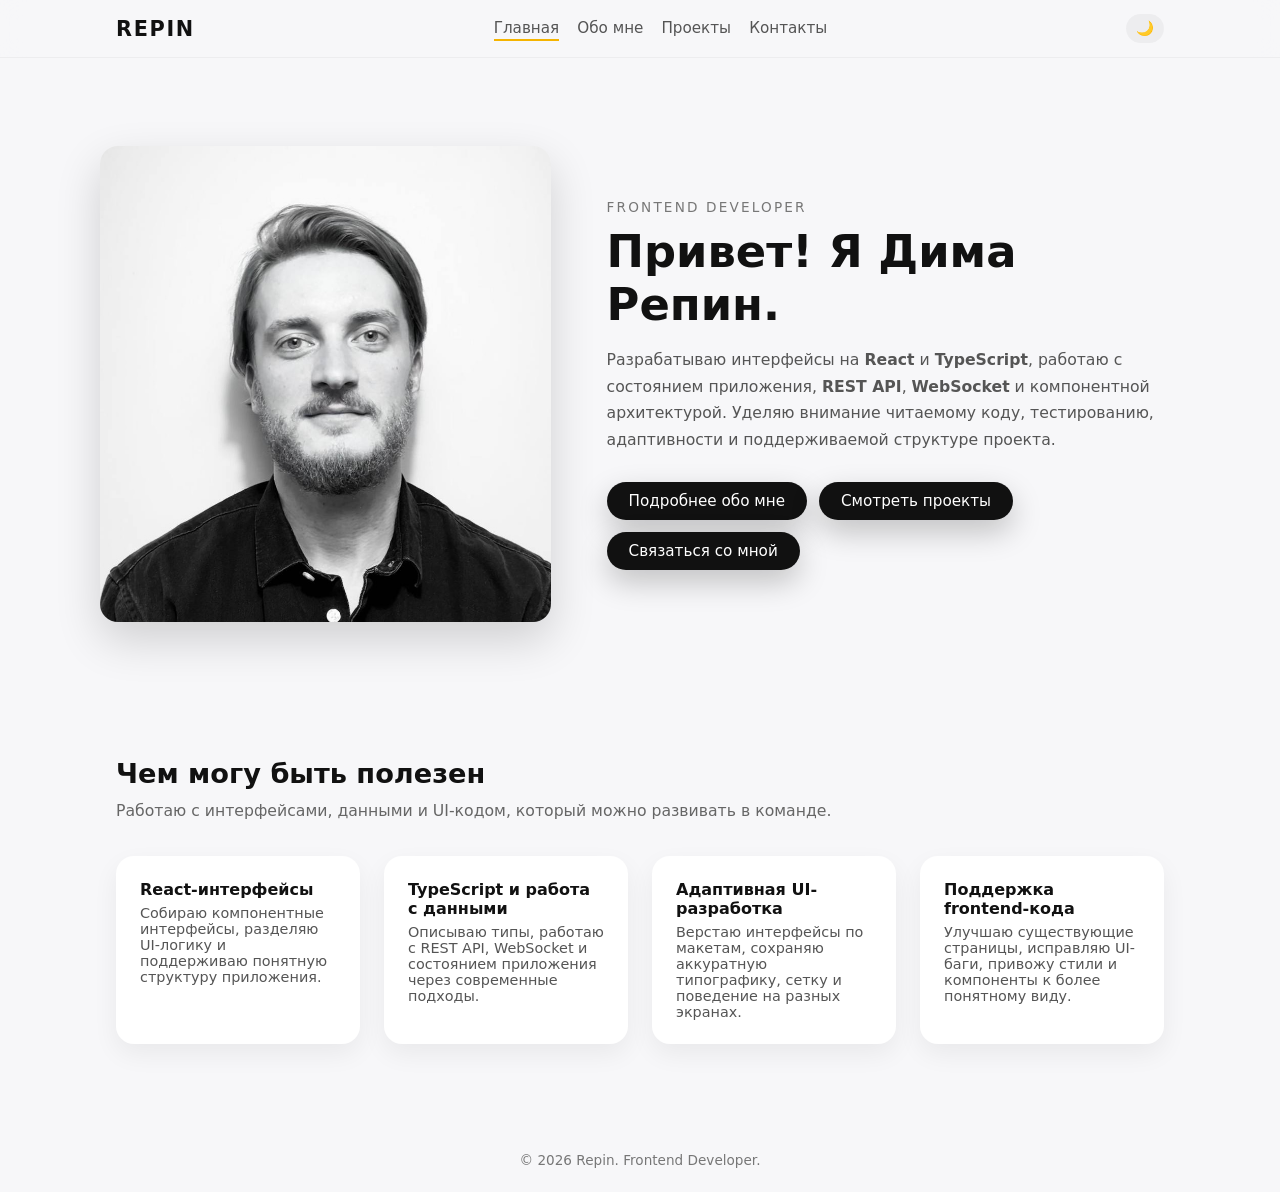
<file: index.html>
<!DOCTYPE html>
<html lang="ru" class="">
<head>
  <meta charset="UTF-8" />
  <title>Dmitry Repin — Frontend Developer</title>
  <meta name="viewport" content="width=device-width, initial-scale=1" />
  <meta
    name="description"
    content="Dmitry Repin — Frontend Developer. React, TypeScript, JavaScript, responsive interfaces and modern frontend development."
  />
  <script>
    (function () {
      try {
        const stored = localStorage.getItem('theme');
        if (stored === 'dark') {
          document.documentElement.classList.add('dark');
        }
      } catch (e) {}
    })();
  </script>

  <link rel="stylesheet" href="style.css" />
</head>
<body>
  <header>
    <nav>
      <a href="index.html" class="logo">REPIN</a>
      <div class="nav-links">
        <a href="index.html" class="nav-link active">Главная</a>
        <a href="about.html" class="nav-link">Обо мне</a>
        <a href="projects.html" class="nav-link">Проекты</a>
        <a href="contacts.html" class="nav-link">Контакты</a>
      </div>
      <button class="theme-toggle" aria-label="Переключить тему">🌙</button>
    </nav>
  </header>

  <main>
    <section class="hero-section">
      <div class="hero-inner">
        <div class="hero-photo-wrapper">
          <img src="images/photo.jpg" alt="Дима Репин" class="profile-photo" />
        </div>
        <div class="hero-text">
          <div class="hero-label">Frontend Developer</div>
          <h1 class="hero-title reveal">Привет! Я Дима Репин.</h1>
          <p class="hero-subtitle reveal">
            Разрабатываю интерфейсы на <strong>React</strong> и <strong>TypeScript</strong>, работаю с состоянием
            приложения, <strong>REST API</strong>, <strong>WebSocket</strong> и компонентной архитектурой. Уделяю внимание
            читаемому коду, тестированию, адаптивности и поддерживаемой структуре проекта.
          </p>
          <div class="hero-actions reveal">
            <a href="about.html" class="btn">Подробнее обо мне</a>
            <a href="projects.html" class="btn">Смотреть проекты</a>
            <a href="contacts.html" class="btn">Связаться со мной</a>
          </div>
        </div>
      </div>
    </section>

    <section class="services-section">
      <div class="container">
        <h2 class="section-title">Чем могу быть полезен</h2>
        <p class="section-subtitle">
          Работаю с интерфейсами, данными и UI-кодом, который можно развивать в команде.
        </p>

        <div class="services-grid">
          <article class="service-card reveal">
            <h3>React-интерфейсы</h3>
            <p>Собираю компонентные интерфейсы, разделяю UI-логику и поддерживаю понятную структуру приложения.</p>
          </article>

          <article class="service-card reveal">
            <h3>TypeScript и работа с данными</h3>
            <p>Описываю типы, работаю с REST API, WebSocket и состоянием приложения через современные подходы.</p>
          </article>

          <article class="service-card reveal">
            <h3>Адаптивная UI-разработка</h3>
            <p>Верстаю интерфейсы по макетам, сохраняю аккуратную типографику, сетку и поведение на разных экранах.</p>
          </article>

          <article class="service-card reveal">
            <h3>Поддержка frontend-кода</h3>
            <p>Улучшаю существующие страницы, исправляю UI-баги, привожу стили и компоненты к более понятному виду.</p>
          </article>
        </div>
      </div>
    </section>

    <div class="hero-actions hero-actions-bottom">
      <a href="about.html" class="btn">Подробнее обо мне</a>
      <a href="projects.html" class="btn">Смотреть проекты</a>
      <a href="contacts.html" class="btn">Связаться со мной</a>
    </div>
  </main>

  <footer>
    © 2026 Repin. Frontend Developer.
  </footer>

  <script src="script.js"></script>
</body>
</html>
</file>
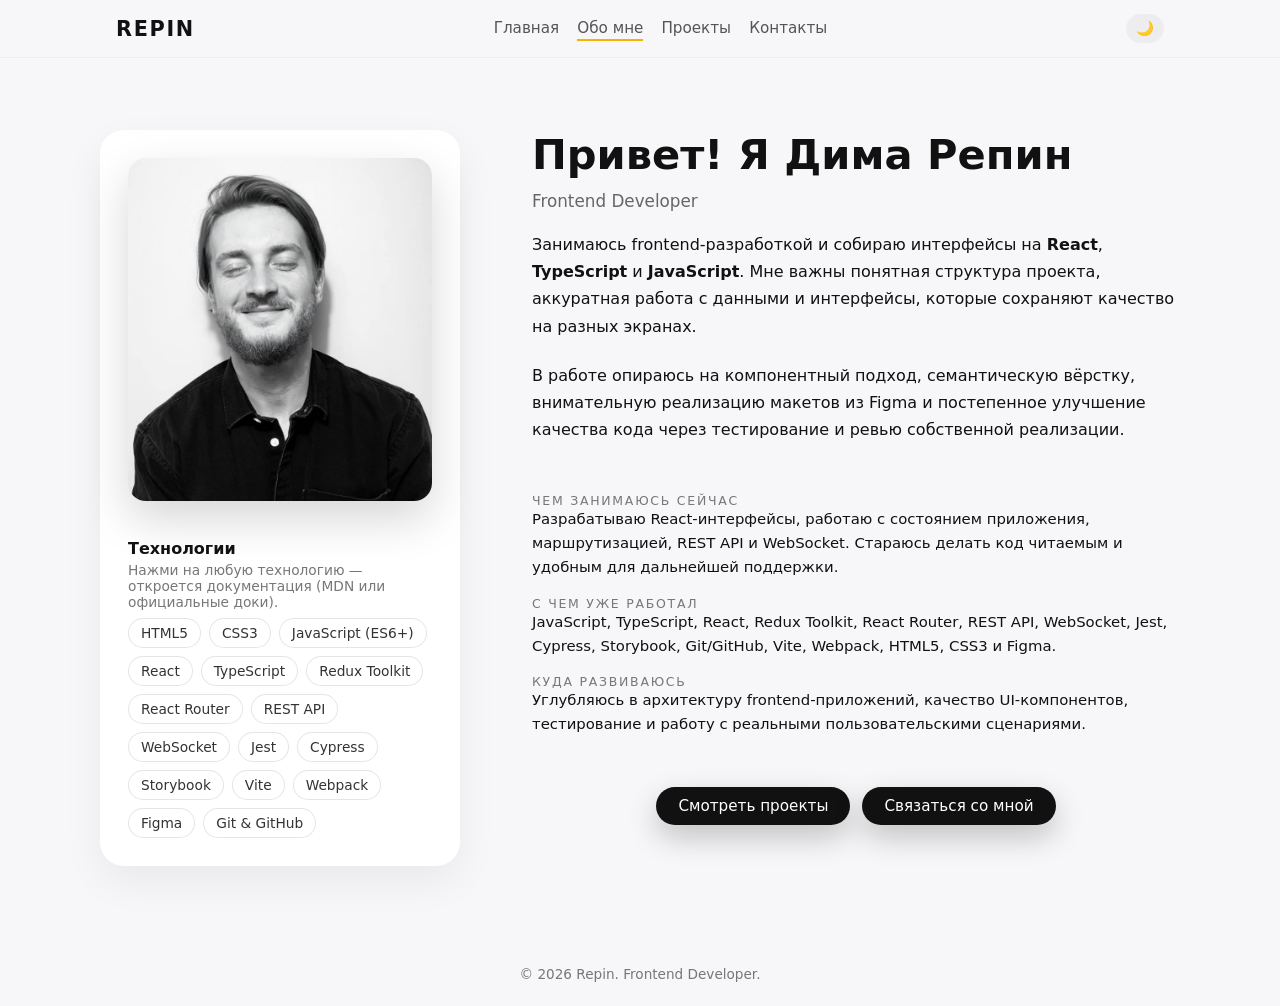
<file: about.html>
<!DOCTYPE html>
<html lang="ru">
<head>
  <meta charset="UTF-8" />
  <title>About — Dmitry Repin</title>
  <meta name="viewport" content="width=device-width, initial-scale=1" />
  <meta
    name="description"
    content="About Dmitry Repin, frontend developer working with React, TypeScript, Redux Toolkit, REST API, WebSocket and frontend testing."
  />

  <script>
    (function () {
      try {
        const stored = localStorage.getItem('theme');
        if (stored === 'dark') {
          document.documentElement.classList.add('dark');
        }
      } catch (e) {}
    })();
  </script>

  <link rel="stylesheet" href="style.css" />
</head>
<body>
  <header>
    <nav>
      <a href="index.html" class="logo">REPIN</a>
      <div class="nav-links">
        <a href="index.html" class="nav-link">Главная</a>
        <a href="about.html" class="nav-link active">Обо мне</a>
        <a href="projects.html" class="nav-link">Проекты</a>
        <a href="contacts.html" class="nav-link">Контакты</a>
      </div>
      <button class="theme-toggle" aria-label="Переключить тему">🌙</button>
    </nav>
  </header>

  <main>
    <section class="about-section">
      <div class="about-inner">
        <div class="about-left">
          <div class="about-card">
            <div class="about-photo-wrapper">
              <img src="images/photo2.jpg" alt="Дима Репин" class="profile-photo" />
            </div>

            <div class="tech-block">
              <h3>Технологии</h3>
              <p class="tech-note">Нажми на любую технологию — откроется документация (MDN или официальные доки).</p>
              <ul class="tech-list">
                <li><a class="tech-pill" href="https://developer.mozilla.org/ru/docs/Web/HTML" target="_blank" rel="noreferrer">HTML5</a></li>
                <li><a class="tech-pill" href="https://developer.mozilla.org/ru/docs/Web/CSS" target="_blank" rel="noreferrer">CSS3</a></li>
                <li><a class="tech-pill" href="https://developer.mozilla.org/ru/docs/Web/JavaScript" target="_blank" rel="noreferrer">JavaScript (ES6+)</a></li>
                <li><a class="tech-pill" href="https://react.dev/learn" target="_blank" rel="noreferrer">React</a></li>
                <li><a class="tech-pill" href="https://www.typescriptlang.org/docs/handbook/intro.html" target="_blank" rel="noreferrer">TypeScript</a></li>
                <li><a class="tech-pill" href="https://redux-toolkit.js.org/" target="_blank" rel="noreferrer">Redux Toolkit</a></li>
                <li><a class="tech-pill" href="https://reactrouter.com/" target="_blank" rel="noreferrer">React Router</a></li>
                <li><a class="tech-pill" href="https://developer.mozilla.org/ru/docs/Web/API/Fetch_API" target="_blank" rel="noreferrer">REST API</a></li>
                <li><a class="tech-pill" href="https://developer.mozilla.org/en-US/docs/Web/API/WebSockets_API" target="_blank" rel="noreferrer">WebSocket</a></li>
                <li><a class="tech-pill" href="https://jestjs.io/docs/getting-started" target="_blank" rel="noreferrer">Jest</a></li>
                <li><a class="tech-pill" href="https://docs.cypress.io/" target="_blank" rel="noreferrer">Cypress</a></li>
                <li><a class="tech-pill" href="https://storybook.js.org/docs" target="_blank" rel="noreferrer">Storybook</a></li>
                <li><a class="tech-pill" href="https://vitejs.dev/guide/" target="_blank" rel="noreferrer">Vite</a></li>
                <li><a class="tech-pill" href="https://webpack.js.org/concepts/" target="_blank" rel="noreferrer">Webpack</a></li>
                <li><a class="tech-pill" href="https://www.figma.com/" target="_blank" rel="noreferrer">Figma</a></li>
                <li><a class="tech-pill" href="https://docs.github.com" target="_blank" rel="noreferrer">Git &amp; GitHub</a></li>
              </ul>
            </div>
          </div>
        </div>

        <div class="about-text">
          <h1 class="reveal">Привет! Я Дима Репин</h1>
          <h2 class="reveal">Frontend Developer</h2>

          <p class="reveal">
            Занимаюсь frontend-разработкой и собираю интерфейсы на <strong>React</strong>, <strong>TypeScript</strong> и
            <strong>JavaScript</strong>. Мне важны понятная структура проекта, аккуратная работа с данными и интерфейсы,
            которые сохраняют качество на разных экранах.
          </p>

          <p class="reveal">
            В работе опираюсь на компонентный подход, семантическую вёрстку, внимательную реализацию макетов из Figma и
            постепенное улучшение качества кода через тестирование и ревью собственной реализации.
          </p>

          <ul class="about-list">
            <li class="reveal">
              <span class="about-label">Чем занимаюсь сейчас</span>
              <span class="about-value">
                Разрабатываю React-интерфейсы, работаю с состоянием приложения, маршрутизацией, REST API и WebSocket.
                Стараюсь делать код читаемым и удобным для дальнейшей поддержки.
              </span>
            </li>
            <li class="reveal">
              <span class="about-label">С чем уже работал</span>
              <span class="about-value">
                JavaScript, TypeScript, React, Redux Toolkit, React Router, REST API, WebSocket, Jest, Cypress, Storybook,
                Git/GitHub, Vite, Webpack, HTML5, CSS3 и Figma.
              </span>
            </li>
            <li class="reveal">
              <span class="about-label">Куда развиваюсь</span>
              <span class="about-value">
                Углубляюсь в архитектуру frontend-приложений, качество UI-компонентов, тестирование и работу с реальными
                пользовательскими сценариями.
              </span>
            </li>
          </ul>

          <div class="about-actions reveal">
            <a href="projects.html" class="btn">Смотреть проекты</a>
            <a href="contacts.html" class="btn">Связаться со мной</a>
          </div>
        </div>
      </div>
    </section>
  </main>

  <footer>
    © 2026 Repin. Frontend Developer.
  </footer>

  <script src="script.js"></script>
</body>
</html>
</file>
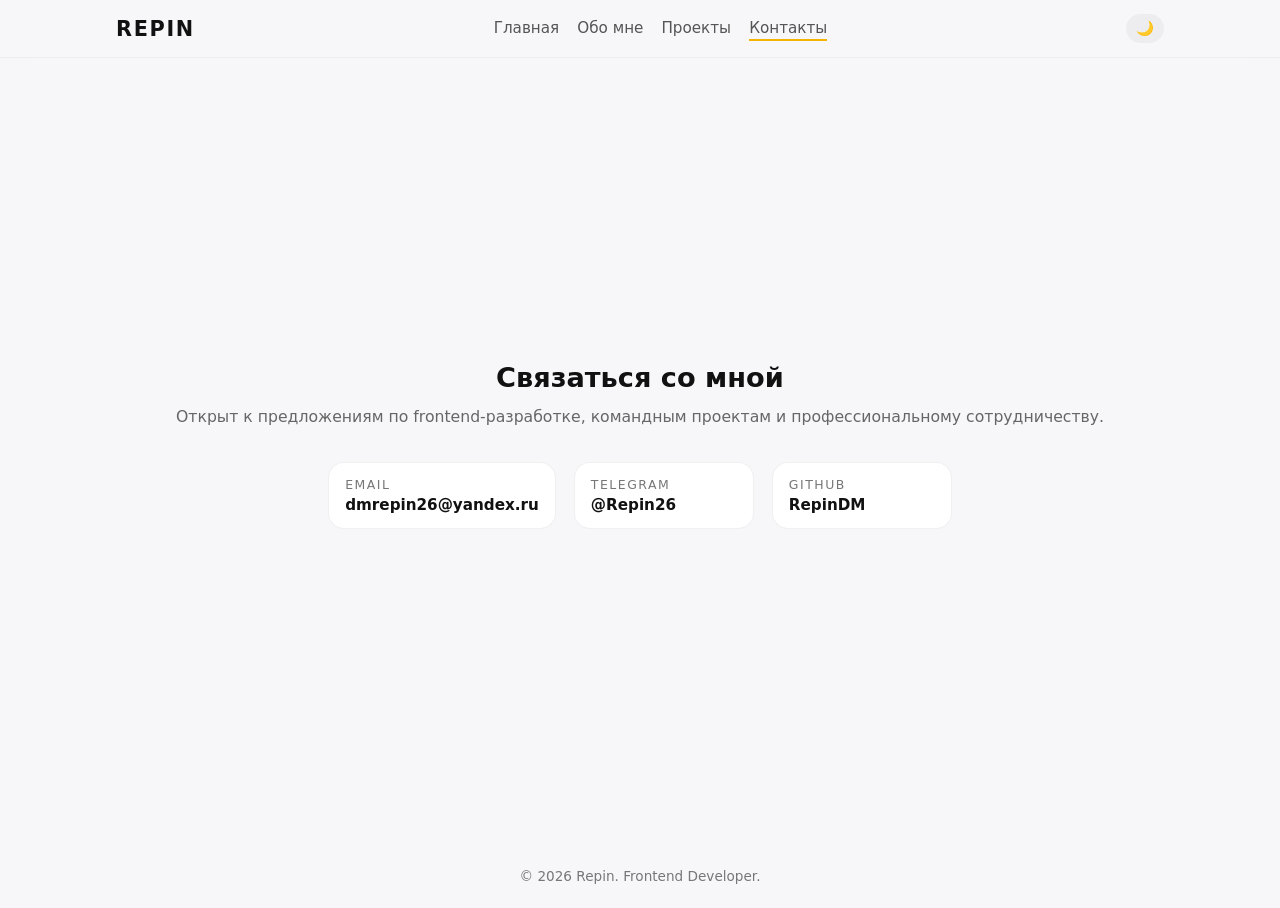
<file: contacts.html>
<!DOCTYPE html>
<html lang="ru">
<head>
  <meta charset="UTF-8" />
  <title>Contact — Dmitry Repin</title>
  <meta name="viewport" content="width=device-width, initial-scale=1" />
  <meta
    name="description"
    content="Contact Dmitry Repin for frontend development opportunities, team projects and professional collaboration."
  />

  <script>
    (function () {
      try {
        const stored = localStorage.getItem('theme');
        if (stored === 'dark') {
          document.documentElement.classList.add('dark');
        }
      } catch (e) {}
    })();
  </script>

  <link rel="stylesheet" href="style.css" />
</head>
<body>
  <header>
    <nav>
      <a href="index.html" class="logo">REPIN</a>
      <div class="nav-links">
        <a href="index.html" class="nav-link">Главная</a>
        <a href="about.html" class="nav-link">Обо мне</a>
        <a href="projects.html" class="nav-link">Проекты</a>
        <a href="contacts.html" class="nav-link active">Контакты</a>
      </div>
      <button class="theme-toggle" aria-label="Переключить тему">🌙</button>
    </nav>
  </header>

  <main>
    <section class="contacts-section">
      <div class="container">
        <h1 class="section-title">Связаться со мной</h1>
        <p class="section-subtitle">
          Открыт к предложениям по frontend-разработке, командным проектам и профессиональному сотрудничеству.
        </p>
      </div>

      <div class="social-links contacts-links">
        <a href="mailto:dmrepin26@yandex.ru">
          <span>Email</span>
          <strong>dmrepin26@yandex.ru</strong>
        </a>
        <a href="https://t.me/Repin26" target="_blank" rel="noreferrer">
          <span>Telegram</span>
          <strong>@Repin26</strong>
        </a>
        <a href="https://github.com/RepinDM" target="_blank" rel="noreferrer">
          <span>GitHub</span>
          <strong>RepinDM</strong>
        </a>
      </div>
    </section>
  </main>

  <footer>
    © 2026 Repin. Frontend Developer.
  </footer>

  <script src="script.js"></script>
</body>
</html>
</file>
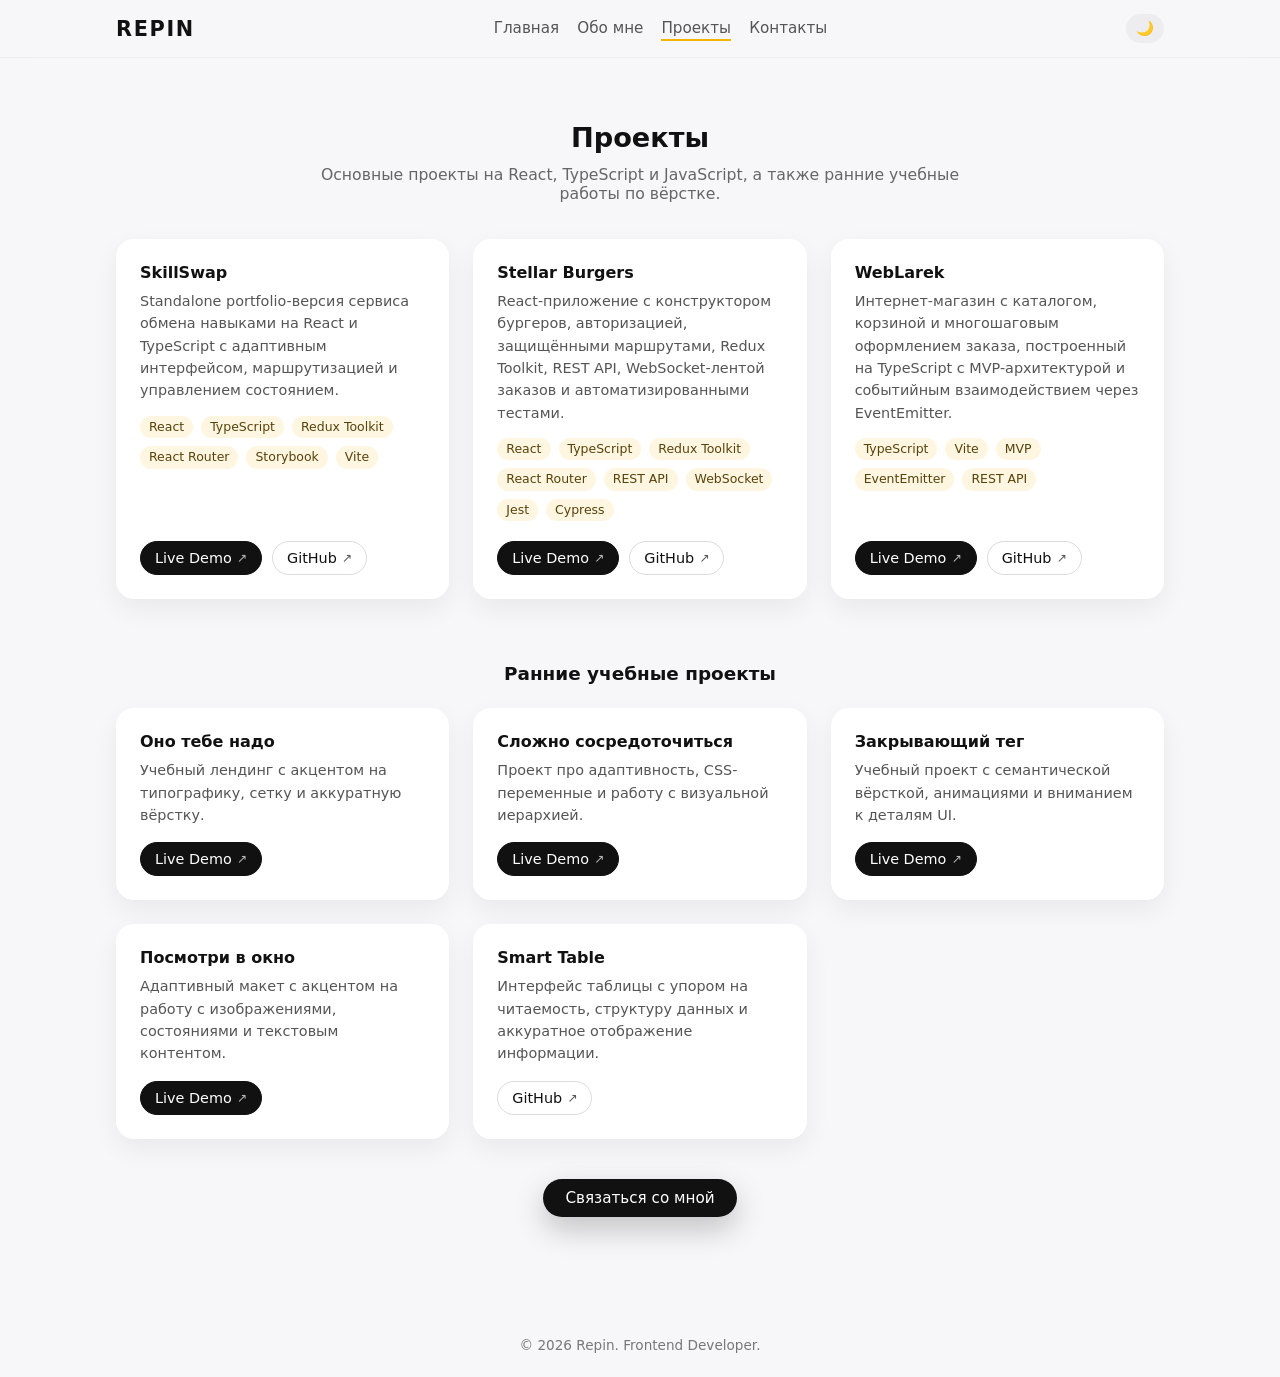
<file: projects.html>
<!DOCTYPE html>
<html lang="ru">
<head>
  <meta charset="UTF-8" />
  <title>Projects — Dmitry Repin</title>
  <meta name="viewport" content="width=device-width, initial-scale=1" />
  <meta
    name="description"
    content="Frontend portfolio projects by Dmitry Repin: React, TypeScript, Redux Toolkit, WebSocket, testing and frontend architecture."
  />

  <script>
    (function () {
      try {
        const stored = localStorage.getItem('theme');
        if (stored === 'dark') {
          document.documentElement.classList.add('dark');
        }
      } catch (e) {}
    })();
  </script>

  <link rel="stylesheet" href="style.css" />
</head>
<body>
  <header>
    <nav>
      <a href="index.html" class="logo">REPIN</a>
      <div class="nav-links">
        <a href="index.html" class="nav-link">Главная</a>
        <a href="about.html" class="nav-link">Обо мне</a>
        <a href="projects.html" class="nav-link active">Проекты</a>
        <a href="contacts.html" class="nav-link">Контакты</a>
      </div>
      <button class="theme-toggle" aria-label="Переключить тему">🌙</button>
    </nav>
  </header>

  <main>
    <section class="projects-section">
      <div class="container">
        <h1 class="section-title">Проекты</h1>
        <p class="section-subtitle">
          Основные проекты на React, TypeScript и JavaScript, а также ранние учебные работы по вёрстке.
        </p>
      </div>

      <div class="projects-grid">
        <article class="project-card reveal">
          <h3>SkillSwap</h3>
          <p>Standalone portfolio-версия сервиса обмена навыками на React и TypeScript с адаптивным интерфейсом, маршрутизацией и управлением состоянием.</p>
          <ul class="project-tech">
            <li>React</li>
            <li>TypeScript</li>
            <li>Redux Toolkit</li>
            <li>React Router</li>
            <li>Storybook</li>
            <li>Vite</li>
          </ul>
          <div class="project-actions">
            <a href="https://repindm.github.io/SkillSwap-static-demo/" target="_blank" rel="noreferrer" class="project-link">Live Demo</a>
            <a href="https://github.com/RepinDM/SkillSwap-static-demo" target="_blank" rel="noreferrer" class="project-link project-link-secondary">GitHub</a>
          </div>
        </article>

        <article class="project-card reveal">
          <h3>Stellar Burgers</h3>
          <p>React-приложение с конструктором бургеров, авторизацией, защищёнными маршрутами, Redux Toolkit, REST API, WebSocket-лентой заказов и автоматизированными тестами.</p>
          <ul class="project-tech">
            <li>React</li>
            <li>TypeScript</li>
            <li>Redux Toolkit</li>
            <li>React Router</li>
            <li>REST API</li>
            <li>WebSocket</li>
            <li>Jest</li>
            <li>Cypress</li>
          </ul>
          <div class="project-actions">
            <a href="https://stellar-burgers-beta.vercel.app/" target="_blank" rel="noreferrer" class="project-link">Live Demo</a>
            <a href="https://github.com/RepinDM/stellar-burgers" target="_blank" rel="noreferrer" class="project-link project-link-secondary">GitHub</a>
          </div>
        </article>

        <article class="project-card reveal">
          <h3>WebLarek</h3>
          <p>Интернет-магазин с каталогом, корзиной и многошаговым оформлением заказа, построенный на TypeScript с MVP-архитектурой и событийным взаимодействием через EventEmitter.</p>
          <ul class="project-tech">
            <li>TypeScript</li>
            <li>Vite</li>
            <li>MVP</li>
            <li>EventEmitter</li>
            <li>REST API</li>
          </ul>
          <div class="project-actions">
            <a href="https://weblarek-zeta.vercel.app/" target="_blank" rel="noreferrer" class="project-link">Live Demo</a>
            <a href="https://github.com/RepinDM/weblarek" target="_blank" rel="noreferrer" class="project-link project-link-secondary">GitHub</a>
          </div>
        </article>
      </div>

      <div class="container">
        <h2 class="projects-subheading">Ранние учебные проекты</h2>
      </div>

      <div class="projects-grid projects-grid-secondary">
        <article class="project-card reveal">
          <h3>Оно тебе надо</h3>
          <p>Учебный лендинг с акцентом на типографику, сетку и аккуратную вёрстку.</p>
          <div class="project-actions">
            <a href="https://repindm.github.io/ono-tebe-nado-fd/" target="_blank" rel="noreferrer" class="project-link">Live Demo</a>
          </div>
        </article>

        <article class="project-card reveal">
          <h3>Сложно сосредоточиться</h3>
          <p>Проект про адаптивность, CSS-переменные и работу с визуальной иерархией.</p>
          <div class="project-actions">
            <a href="https://repindm.github.io/slozhno-sosredotochitsya-fd/" target="_blank" rel="noreferrer" class="project-link">Live Demo</a>
          </div>
        </article>

        <article class="project-card reveal">
          <h3>Закрывающий тег</h3>
          <p>Учебный проект с семантической вёрсткой, анимациями и вниманием к деталям UI.</p>
          <div class="project-actions">
            <a href="https://repindm.github.io/zakrivayuschiy-teg-f/" target="_blank" rel="noreferrer" class="project-link">Live Demo</a>
          </div>
        </article>

        <article class="project-card reveal">
          <h3>Посмотри в окно</h3>
          <p>Адаптивный макет с акцентом на работу с изображениями, состояниями и текстовым контентом.</p>
          <div class="project-actions">
            <a href="https://repindm.github.io/posmotri-v-okno-fd/" target="_blank" rel="noreferrer" class="project-link">Live Demo</a>
          </div>
        </article>

        <article class="project-card reveal">
          <h3>Smart Table</h3>
          <p>Интерфейс таблицы с упором на читаемость, структуру данных и аккуратное отображение информации.</p>
          <div class="project-actions">
            <a href="https://github.com/RepinDM/smart-table" target="_blank" rel="noreferrer" class="project-link project-link-secondary">GitHub</a>
          </div>
        </article>
      </div>

      <div class="page-actions">
        <a href="contacts.html" class="btn">Связаться со мной</a>
      </div>
    </section>
  </main>

  <footer>
    © 2026 Repin. Frontend Developer.
  </footer>

  <script src="script.js"></script>
</body>
</html>
</file>
<file: style.css>
* {
  margin: 0;
  padding: 0;
  box-sizing: border-box;
}

html {
  scroll-behavior: smooth;
}

body {
  font-family: "Inter", system-ui, -apple-system, BlinkMacSystemFont, sans-serif;
  background: #f7f7f9;
  color: #111;
  display: flex;
  flex-direction: column;
  min-height: 100vh;
  transition: background 0.5s ease, color 0.5s ease;
}

body.scrolled {
  background: radial-gradient(circle at top, #f0f4ff 0, #f7f7f9 45%, #f7f7f9 100%);
}

html.dark body {
  background: #05060a;
  color: #f5f5f5;
}

.container {
  max-width: 1080px;
  margin: 0 auto;
  padding: 0 16px;
}

header {
  position: sticky;
  top: 0;
  z-index: 20;
  background: rgba(247, 247, 249, 0.9);
  backdrop-filter: blur(12px);
  border-bottom: 1px solid rgba(0, 0, 0, 0.04);
  transition: box-shadow 0.3s ease, background 0.3s ease, border-color 0.3s ease;
}

html.dark header {
  background: rgba(5, 6, 10, 0.9);
  border-color: rgba(255, 255, 255, 0.04);
}

header.scrolled {
  box-shadow: 0 10px 30px rgba(0, 0, 0, 0.1);
}

nav {
  max-width: 1080px;
  margin: 0 auto;
  padding: 14px 16px;
  display: flex;
  align-items: center;
  justify-content: space-between;
  gap: 12px;
}

.logo {
  font-weight: 700;
  font-size: 1.3rem;
  text-decoration: none;
  color: inherit;
  letter-spacing: 0.08em;
  text-transform: uppercase;
}

.nav-links {
  display: flex;
  gap: 18px;
  align-items: center;
}

.nav-link {
  text-decoration: none;
  color: #555;
  font-size: 0.95rem;
  position: relative;
  padding-bottom: 2px;
  transition: color 0.2s ease, opacity 0.2s ease;
}

html.dark .nav-link {
  color: #ccc;
}

.nav-link::after {
  content: "";
  position: absolute;
  left: 0;
  bottom: -2px;
  width: 0;
  height: 2px;
  background-color: #f5b400;
  transition: width 0.2s ease;
}

.nav-link:hover {
  color: #111;
}

html.dark .nav-link:hover {
  color: #fff;
}

.nav-link:hover::after,
.nav-link.active::after {
  width: 100%;
}

.theme-toggle {
  border: none;
  background: rgba(0, 0, 0, 0.04);
  border-radius: 999px;
  padding: 6px 10px;
  cursor: pointer;
  font-size: 0.9rem;
  transition: background 0.2s ease, transform 0.1s ease;
}

html.dark .theme-toggle {
  background: rgba(255, 255, 255, 0.06);
  color: #f5f5f5;
}

.theme-toggle:hover {
  transform: translateY(-1px);
}

main {
  flex: 1;
}

.hero-section {
  padding: 88px 16px 64px;
}

.hero-inner {
  max-width: 1080px;
  margin: 0 auto;
  display: grid;
  grid-template-columns: minmax(0, 1.1fr) minmax(0, 1.4fr);
  gap: 56px;
  align-items: center;
}

.hero-photo-wrapper {
  display: flex;
  justify-content: center;
}

.hero-label {
  font-size: 0.85rem;
  letter-spacing: 0.16em;
  text-transform: uppercase;
  color: #777;
  margin-bottom: 10px;
}

html.dark .hero-label {
  color: #aaa;
}

.hero-title {
  font-size: clamp(2.1rem, 3vw + 1rem, 2.8rem);
  margin-bottom: 16px;
}

.hero-subtitle {
  max-width: 560px;
  font-size: 0.98rem;
  line-height: 1.7;
  color: #555;
  margin-bottom: 28px;
}

html.dark .hero-subtitle {
  color: #cfcfcf;
}

.hero-actions {
  display: flex;
  gap: 12px;
  flex-wrap: wrap;
}

.hero-actions .btn {
  width: auto;
  min-width: 0;
}

.hero-actions-bottom {
  display: none;
}

.about-section {
  min-height: calc(100vh - 110px);
  display: flex;
  align-items: center;
  padding: 72px 16px 80px;
}

.about-inner {
  max-width: 1080px;
  margin: 0 auto;
  display: grid;
  grid-template-columns: 360px minmax(0, 1fr);
  gap: 72px;
  align-items: flex-start;
}

.about-left {
  display: flex;
}

.about-card {
  width: 100%;
  background: #fff;
  border-radius: 24px;
  padding: 28px;
  box-shadow: 0 16px 40px rgba(0, 0, 0, 0.06);
  display: flex;
  flex-direction: column;
  gap: 18px;
}

html.dark .about-card {
  background: #11131b;
  box-shadow: 0 20px 50px rgba(0, 0, 0, 0.9);
}

.about-photo-wrapper {
  margin: 0 0 16px 0;
}

.profile-photo {
  width: 100%;
  max-width: 100%;
  border-radius: 18px;
  object-fit: cover;
  box-shadow: 0 18px 45px rgba(0, 0, 0, 0.16);
  animation: float 10s ease-in-out infinite;
}

@keyframes float {
  0%, 100% {
    transform: translateY(0);
  }
  50% {
    transform: translateY(-6px);
  }
}

.about-text {
  display: grid;
  gap: 4px;
}

.about-text h1 {
  font-size: clamp(2rem, 2.6vw + 1.3rem, 2.6rem);
  margin-bottom: 8px;
}

.about-text h2 {
  font-size: 1.05rem;
  font-weight: 500;
  color: #666;
  margin-bottom: 16px;
}

html.dark .about-text h2 {
  color: #aaa;
}

.about-text p {
  margin-bottom: 18px;
  line-height: 1.7;
}

.about-list {
  list-style: none;
  margin: 28px 0 30px;
  display: flex;
  flex-direction: column;
  gap: 16px;
}

.about-label {
  font-size: 0.78rem;
  text-transform: uppercase;
  letter-spacing: 0.14em;
  color: #777;
  display: block;
}

html.dark .about-label {
  color: #9a9a9a;
}

.about-value {
  font-size: 0.93rem;
  line-height: 1.6;
}

.tech-block h3 {
  font-size: 1rem;
  margin-bottom: 4px;
}

.tech-note {
  font-size: 0.86rem;
  color: #777;
  margin-bottom: 8px;
}

html.dark .tech-note {
  color: #b4b4b4;
}

.tech-list {
  list-style: none;
  display: flex;
  flex-wrap: wrap;
  gap: 8px;
}

.tech-pill {
  display: inline-flex;
  align-items: center;
  justify-content: center;
  padding: 6px 12px;
  border-radius: 999px;
  border: 1px solid rgba(0, 0, 0, 0.1);
  background: #fff;
  font-size: 0.86rem;
  text-decoration: none;
  color: #333;
  transition: background 0.2s ease, transform 0.1s ease, box-shadow 0.2s ease;
}

.tech-pill:hover {
  transform: translateY(-1px);
  background: #111;
  color: #fff;
  box-shadow: 0 10px 26px rgba(0, 0, 0, 0.18);
}

html.dark .tech-pill {
  background: #151720;
  border-color: rgba(255, 255, 255, 0.1);
  color: #e5e5e5;
}

html.dark .tech-pill:hover {
  background: #f5b400;
  color: #111;
}

.btn {
  display: inline-flex;
  align-items: center;
  justify-content: center;
  padding: 10px 22px;
  border-radius: 999px;
  background: #111;
  color: #fff;
  border: none;
  text-decoration: none;
  font-size: 0.95rem;
  cursor: pointer;
  transition: transform 0.15s ease, box-shadow 0.2s ease, background 0.2s ease;
  box-shadow: 0 12px 30px rgba(0, 0, 0, 0.22);
}

.btn:hover {
  transform: translateY(-1px);
  box-shadow: 0 18px 40px rgba(0, 0, 0, 0.26);
}

html.dark .btn {
  background: #f5b400;
  color: #111;
  box-shadow: 0 12px 30px rgba(245, 180, 0, 0.35);
}

html.dark .btn:hover {
  background: #ffd35a;
}

.about-actions,
.page-actions {
  margin-top: 24px;
  display: flex;
  gap: 12px;
  flex-wrap: wrap;
  justify-content: center;
}

.about-actions {
  margin-top: 16px;
}
.projects-section .page-actions {
  margin-top: 32px;
  margin-bottom: 40px;
  width: 100%;
}

.section-title {
  font-size: 1.7rem;
  margin-bottom: 12px;
}

.section-subtitle {
  font-size: 0.98rem;
  color: #666;
  margin-bottom: 36px;
}

html.dark .section-subtitle {
  color: #a9a9a9;
}

.services-section {
  padding: 72px 0 88px;
}

.services-grid {
  display: grid;
  grid-template-columns: repeat(auto-fit, minmax(240px, 1fr));
  gap: 24px;
}

.service-card {
  background: #fff;
  border-radius: 18px;
  padding: 24px;
  box-shadow: 0 10px 26px rgba(0, 0, 0, 0.06);
  transition: transform 0.2s ease, box-shadow 0.2s ease, background 0.25s ease;
}

.service-card h3 {
  font-size: 1rem;
  margin-bottom: 6px;
}

.service-card p {
  font-size: 0.9rem;
  color: #555;
}

.service-card:hover {
  transform: translateY(-4px);
  box-shadow: 0 18px 40px rgba(0, 0, 0, 0.1);
}

html.dark .service-card {
  background: #11131b;
  box-shadow: 0 14px 34px rgba(0, 0, 0, 0.85);
}

html.dark .service-card p {
  color: #d1d1d1;
}

.projects-section {
  padding: 64px 0 60px;
}

.projects-section .section-title,
.projects-section .section-subtitle {
  text-align: center;
  margin-left: auto;
  margin-right: auto;
}

.projects-section .section-subtitle {
  max-width: 680px;
}

.projects-grid {
  max-width: 1080px;
  margin: 0 auto;
  padding: 0 16px 8px;
  display: grid;
  grid-template-columns: repeat(auto-fit, minmax(260px, 1fr));
  gap: 24px;
}

.project-card {
  background: #fff;
  border-radius: 18px;
  padding: 24px;
  box-shadow: 0 10px 26px rgba(0, 0, 0, 0.06);
  display: flex;
  flex-direction: column;
  gap: 8px;
  min-height: 100%;
  transition: transform 0.2s ease, box-shadow 0.2s ease, background 0.25s ease;
}

.project-card h3 {
  font-size: 1rem;
}

.project-card p {
  font-size: 0.9rem;
  color: #555;
  line-height: 1.55;
}

.project-tech {
  list-style: none;
  display: flex;
  flex-wrap: wrap;
  gap: 8px;
  margin: 6px 0 4px;
}

.project-tech li {
  padding: 5px 9px;
  border-radius: 999px;
  background: rgba(245, 180, 0, 0.12);
  color: #57420a;
  font-size: 0.78rem;
  line-height: 1;
}

.project-actions {
  display: flex;
  gap: 10px;
  flex-wrap: wrap;
  margin-top: auto;
  padding-top: 8px;
}

.project-link {
  font-size: 0.9rem;
  text-decoration: none;
  color: #fff;
  background: #111;
  border: 1px solid #111;
  border-radius: 999px;
  padding: 8px 14px;
  display: inline-flex;
  align-items: center;
  justify-content: center;
  gap: 5px;
  font-weight: 500;
  transition: transform 0.15s ease, background 0.2s ease, color 0.2s ease, border-color 0.2s ease;
}

.project-link::after {
  content: "\2197";
  font-size: 0.85em;
  opacity: 0.7;
}

.project-link:hover {
  transform: translateY(-1px);
  background: #f5b400;
  border-color: #f5b400;
  color: #111;
}

.project-link-secondary {
  color: #111;
  background: transparent;
  border-color: rgba(0, 0, 0, 0.14);
}

.project-card:hover {
  transform: translateY(-4px) translateZ(0);
  box-shadow: 0 18px 40px rgba(0, 0, 0, 0.1);
}

html.dark .project-card {
  background: #11131b;
  box-shadow: 0 14px 34px rgba(0, 0, 0, 0.85);
}

html.dark .project-card p {
  color: #d1d1d1;
}

html.dark .project-tech li {
  background: rgba(245, 180, 0, 0.18);
  color: #ffd86b;
}

html.dark .project-link {
  background: #f5b400;
  border-color: #f5b400;
  color: #111;
}

html.dark .project-link:hover {
  background: #ffd35a;
  border-color: #ffd35a;
}

html.dark .project-link-secondary {
  background: transparent;
  border-color: rgba(255, 255, 255, 0.14);
  color: #f5f5f5;
}

html.dark .project-link-secondary:hover {
  color: #111;
  background: #ffd35a;
}

.projects-subheading {
  margin: 56px 0 24px;
  font-size: 1.15rem;
  text-align: center;
}

.projects-grid-secondary .project-card {
  opacity: 0.96;
}

.contacts-section .section-title {
  text-align: center;
  margin-bottom: 14px;
}

.contacts-section .section-subtitle {
  text-align: center;
  margin-bottom: 36px;
}

.contacts-section {
  min-height: calc(100vh - 110px);
  display: flex;
  flex-direction: column;
  justify-content: center;
  padding: 72px 0 88px;
}

.social-links {
  margin-top: 24px;
  display: flex;
  gap: 14px;
  flex-wrap: wrap;
  justify-content: center;
}

.contacts-links {
  max-width: 760px;
  margin: 0 auto;
  padding: 0 16px;
  gap: 18px;
}

.social-links a {
  font-size: 0.92rem;
  text-decoration: none;
  color: #555;
  padding: 14px 16px;
  border-radius: 16px;
  border: 1px solid rgba(0, 0, 0, 0.06);
  background: #fff;
  min-width: 180px;
  display: inline-flex;
  flex-direction: column;
  gap: 4px;
  transition: background 0.2s ease, transform 0.1s ease, border-color 0.2s ease;
}

.social-links span {
  font-size: 0.78rem;
  text-transform: uppercase;
  letter-spacing: 0.12em;
  color: #777;
}

.social-links strong {
  color: #111;
  font-size: 0.95rem;
  font-weight: 600;
}

.social-links a:hover {
  background: #111;
  color: #fff;
  transform: translateY(-1px);
  border-color: transparent;
}

.social-links a:hover span,
.social-links a:hover strong {
  color: #fff;
}

html.dark .social-links a {
  color: #d4d4d4;
  border-color: rgba(255, 255, 255, 0.07);
  background: #11131b;
}

html.dark .social-links span {
  color: #a9a9a9;
}

html.dark .social-links strong {
  color: #f5f5f5;
}

html.dark .social-links a:hover {
  background: #f5b400;
  color: #111;
}

html.dark .social-links a:hover span,
html.dark .social-links a:hover strong {
  color: #111;
}

footer {
  padding: 20px 16px 24px;
  text-align: center;
  font-size: 0.85rem;
  color: #777;
}

html.dark footer {
  color: #9d9d9d;
}

.reveal {
  opacity: 0;
  transform: translateY(16px);
  transition: opacity 0.5s ease-out, transform 0.5s ease-out;
}

.reveal.visible {
  opacity: 1;
  transform: translateY(0);
}

@media (max-width: 900px) {
  .hero-section {
    padding: 56px 16px 48px;
  }

  .about-section {
    min-height: auto;
    align-items: initial;
    padding: 56px 16px;
  }

  .services-section {
    padding: 56px 0 64px;
  }

  .contacts-section {
    min-height: auto;
    padding: 56px 0;
  }

  .about-inner,
  .hero-inner {
    grid-template-columns: minmax(0, 1fr);
    gap: 32px;
    text-align: left;
  }

  .about-left {
    order: -1;
  }

  .profile-photo {
    margin-bottom: 10px;
  }

  nav {
    width: 100%;
    padding: 14px 14px 8px;
    display: flex;
    flex-direction: column;
    align-items: center;
    position: relative;
    gap: 6px;
  }

  .logo {
    order: 1;
    margin: 0 auto;
    text-align: center;
  }

  .theme-toggle {
    order: 2;
    position: absolute;
    top: 10px;
    right: 14px;
    margin: 0;
  }

  .nav-links {
    order: 3;
    width: 100%;
    display: flex;
    justify-content: center;
    gap: 20px;
    margin-top: 6px;
    flex-wrap: wrap;
  }

  .nav-link {
    font-size: 1.05rem;
  }

  .hero-section .hero-actions {
    display: none;
  }

  .hero-actions-bottom {
    display: flex;
    justify-content: center;
    flex-wrap: wrap;
    gap: 14px;
    margin: 24px auto 32px;
    padding: 0 16px;
    max-width: 1080px;
  }

  .hero-actions-bottom .btn {
    width: 100%;
    max-width: 320px;
    justify-content: center;
    text-align: center;
  }

  .about-actions {
    display: flex;
    flex-direction: column;
    align-items: center;
    gap: 14px;
    width: 100%;
    margin-top: 28px;
  }

  .about-actions .btn {
    width: 100%;
    max-width: 320px;
    justify-content: center;
  }

  .page-actions {
    display: flex;
    justify-content: center;
    width: 100%;
    padding: 0 16px;
    margin: 28px 0 40px;
  }

  .page-actions .btn {
    width: 100%;
    max-width: 320px;
    justify-content: center;
    text-align: center;
  }
}

@media (max-width: 720px) {
  .section-subtitle {
    padding-inline: 16px;
  }

  .nav-links {
    gap: 14px;
  }

  .nav-link {
    font-size: 0.98rem;
  }

  .projects-grid {
    padding-inline: 16px;
  }

  .about-card,
  .service-card,
  .project-card {
    padding: 20px;
  }

  .project-actions {
    flex-direction: column;
  }

  .project-link {
    width: 100%;
  }

  .social-links {
    flex-direction: column;
    align-items: center;
    width: 100%;
  }

  .social-links a {
    width: 100%;
    max-width: 360px;
  }
}

a:focus-visible,
button:focus-visible {
  outline: 2px solid #f5b400;
  outline-offset: 3px;
}

@media (prefers-reduced-motion: reduce) {
  html {
    scroll-behavior: auto;
  }

  .profile-photo {
    animation: none;
  }

  .reveal {
    opacity: 1;
    transform: none;
    transition: none;
  }
}
</file>
